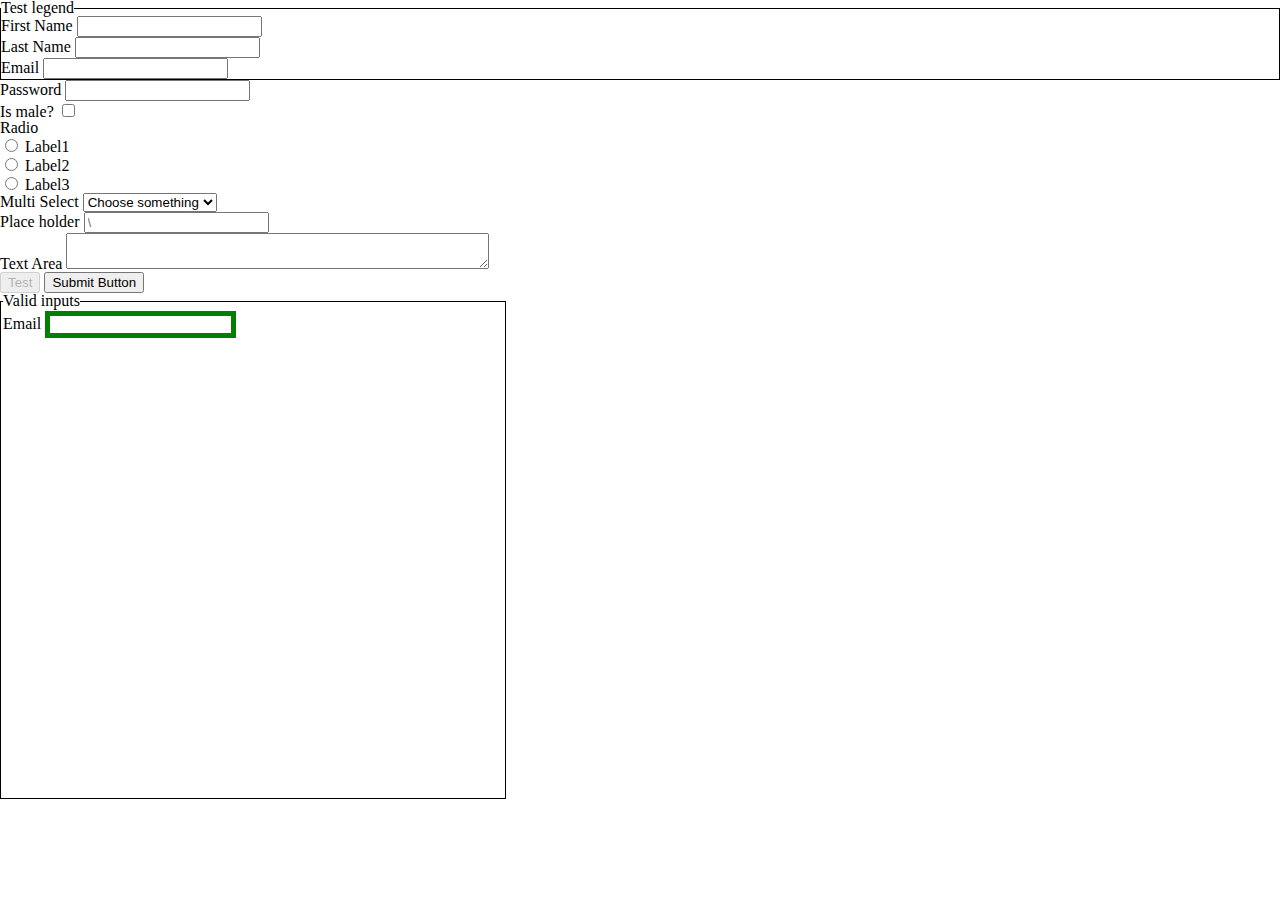
<file: index.html>
<!DOCTYPE html>
<html lang="en">
<head>
    <meta charset="UTF-8">
    <title>Title</title>
    <link rel="stylesheet" href="css/reset.css">
    <link rel="stylesheet" href="css/styles.css">
</head>
<body>
<form>
    <fieldset>
        <legend>Test legend</legend>
        <div>
            <label>
                First Name
                <input type="text">
            </label>
        </div>
        <div>
            <label for="name">Last Name</label>
            <input type="text" id="name">
        </div>

        <div>
            <label>
                Email
                <input type="email">
            </label>

        </div>
    </fieldset>


    <div>
        <label>
            Password
            <input type="password">
        </label>
    </div>

    <div>
        <label>
            Is male?
            <input type="checkbox">
        </label>
    </div>
    <div>
        <label>
            Radio
            <div>
                <input type="radio" value="value1" name="nameRadio" id="variantOne">
                <label for="variantOne">Label1</label>
            </div>
            <div>
                <input type="radio" value="value2" name="nameRadio" id="variantTwo">
                <label for="variantTwo">Label2</label>
            </div>
            <div>
                <input type="radio" value="value3" name="nameRadio" id="variantThree">
                <label for="variantThree">Label3</label>
            </div>

        </label>
    </div>
<div>
    <label for="multiSelect">Multi Select</label>
    <select name="choices" id="multiSelect">
        <option value="choice" disabled selected>Choose something</option>
        <option value="value1">Opt1</option>
        <option value="value2">Opt2</option>
        <option value="value3">Opt2</option>
    </select>
</div>
<div>
    <label for="placeHolder">Place holder</label>
    <input type="text" id="placeHolder" placeholder="\">
</div>
    <div>
        <label for="textArea">Text Area</label>
        <textarea id="textArea" cols="50" rows="2"></textarea>
    </div>
    <button id="button" disabled>Test</button>
    <label for="buttonSubmit"></label>
    <input id="buttonSubmit" type="submit" value="Submit Button">
    <fieldset class="fieldSetEmail">
        <legend>Valid inputs</legend>
        <label for="emailInput">Email</label>
        <input class="emailInput" type="email" id="emailInput" name="emailInp">
    </fieldset>
</form>
</body>
</html>
</file>
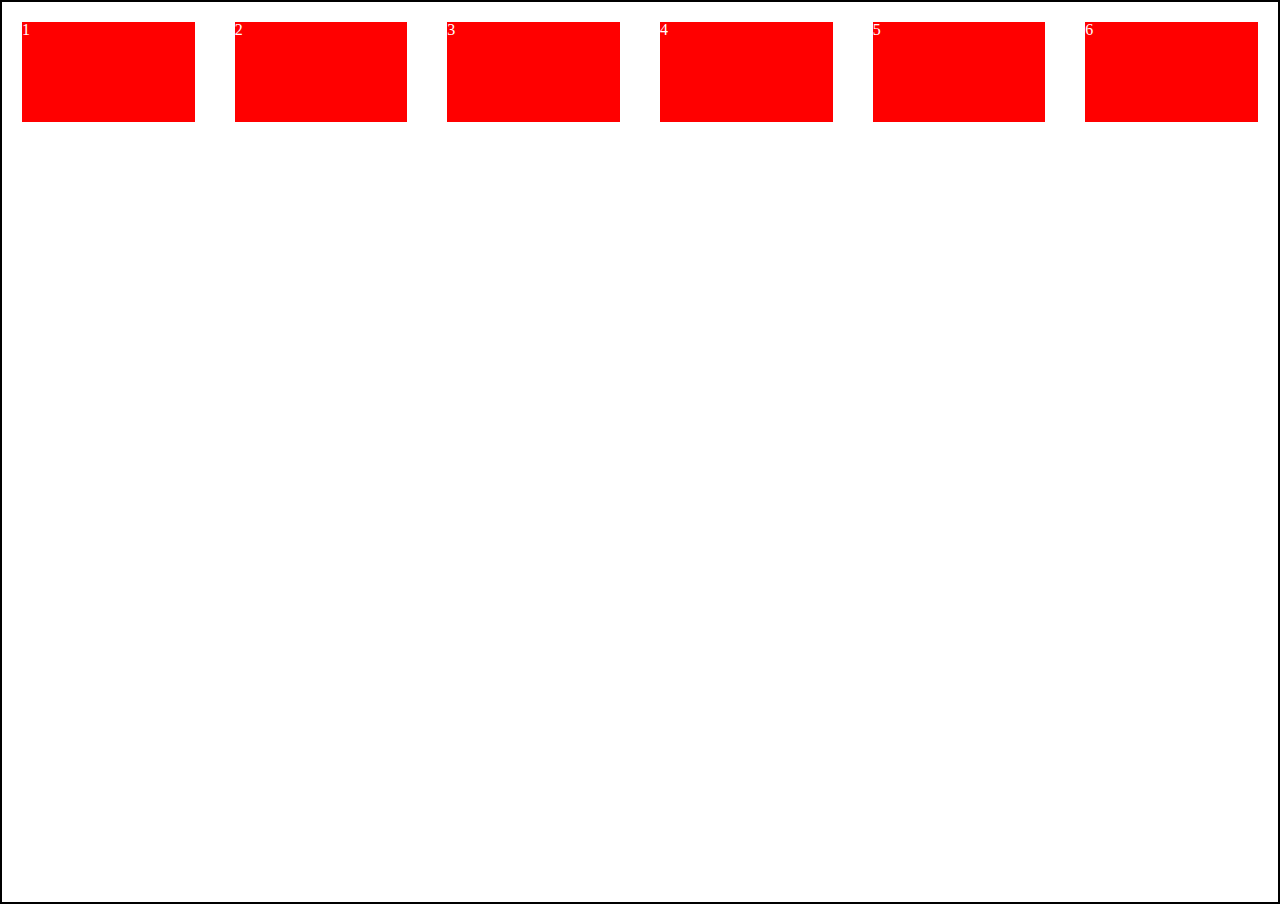
<file: adaptive.html>
<!DOCTYPE html>
<html lang="en">
<head>
    <meta charset="UTF-8">
    <title>Title</title>
    <link rel="stylesheet" href="css/reset.css">
    <link rel="stylesheet" href="css/adaptiveStyles.css">
    <meta name="viewport" content="width=device-width, initial-scale=1">
</head>
<body>
<div class="container">
    <div class="child">1</div>
    <div class="child">2</div>
    <div class="child">3</div>
    <div class="child">4</div>
    <div class="child">5</div>
    <div class="child">6</div>
</div>
</body>
</html>
</file>
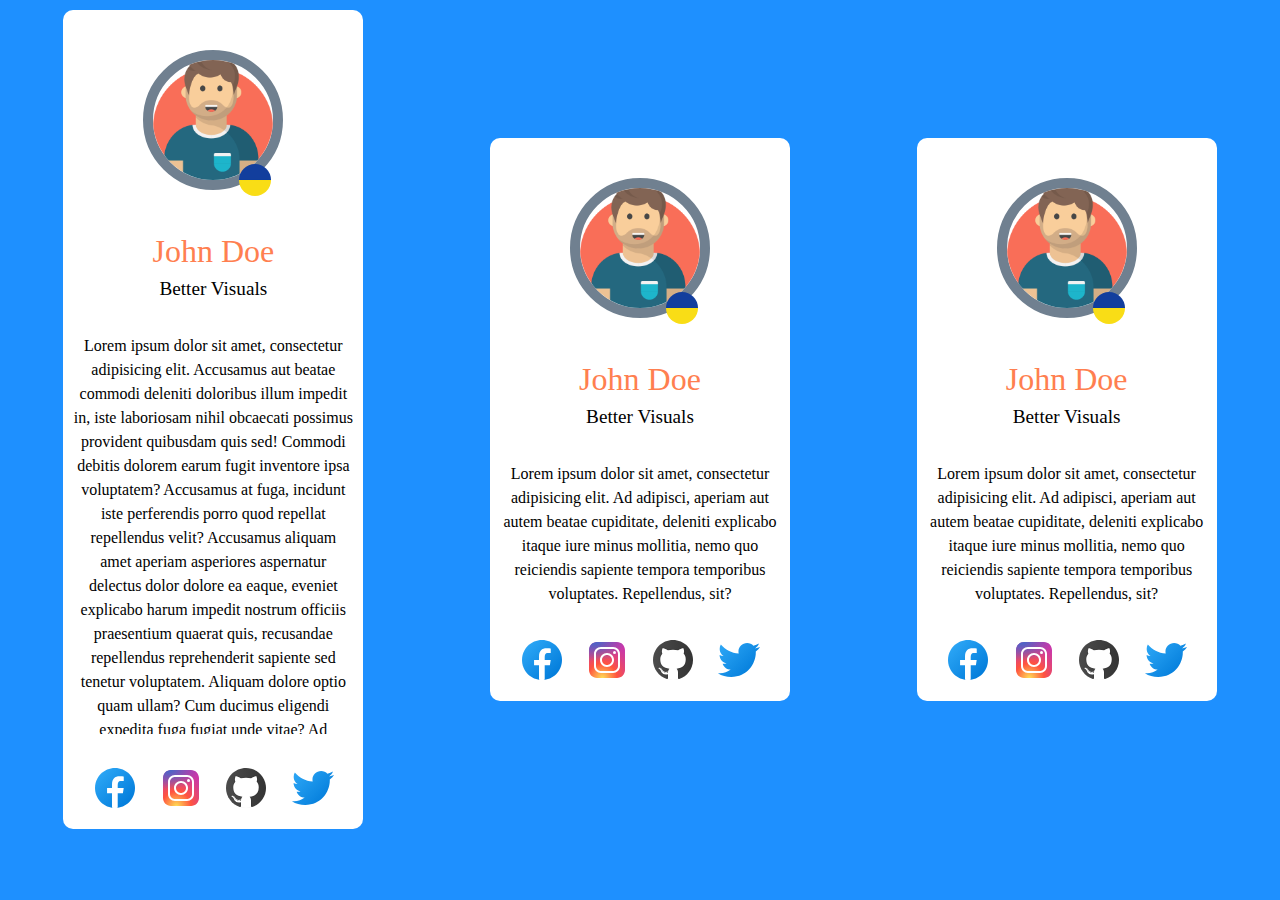
<file: flexPractice.html>
<!DOCTYPE html>
<html lang="en">
<head>
    <meta charset="UTF-8">
    <meta name="viewport" content="width=device-width, initial-scale=1">
    <title>Title</title>
    <link href="https://fonts.googleapis.com/css2?family=Open+Sans:wght@300&display=swap" rel="stylesheet">
    <link rel="stylesheet" href="css/reset.css">
    <link rel="stylesheet" href="css/flexPractCss.css">
</head>
<body>
<div class="userCardContainer">
    <div class="userCardPhotoContaier">
        <img class="usePhoto roudImage" src="img/userPhoto.png" alt="user photo">
        <img class="userCountryFlag roudImage" src="img/icons8-украина-96.png" alt="flag image">
    </div>
    <div class="userCardInfo">
        <h2>John Doe</h2>
        <h4>Better Visuals</h4>
        <p>Lorem ipsum dolor sit amet, consectetur adipisicing elit. Accusamus aut beatae commodi deleniti doloribus illum impedit in, iste laboriosam nihil obcaecati possimus provident quibusdam quis sed! Commodi debitis dolorem earum fugit inventore ipsa voluptatem? Accusamus at fuga, incidunt iste perferendis porro quod repellat repellendus velit? Accusamus aliquam amet aperiam asperiores aspernatur delectus dolor dolore ea eaque, eveniet explicabo harum impedit nostrum officiis praesentium quaerat quis, recusandae repellendus reprehenderit sapiente sed tenetur voluptatem. Aliquam dolore optio quam ullam? Cum ducimus eligendi expedita fuga fugiat unde vitae? Ad architecto corporis doloribus enim error fuga iure numquam perferendis repellat, sint sit, tempora voluptate!Lorem ipsum dolor sit amet, consectetur adipisicing elit. Ad adipisci, aperiam aut autem beatae cupiditate,
            deleniti explicabo itaque iure minus mollitia, nemo quo reiciendis sapiente tempora temporibus voluptates.
            Repellendus, sit?</p>
    </div>
    <div class="userCardLinks">
        <a href="#"><img src="img/icons8-facebook.svg" alt="face icon"></a>
        <a href="#"><img src="img/icons8-instagram.svg" alt="insta icon"></a>
        <a href="#"><img src="img/icons8-github.svg" alt="git icon"></a>
        <a href="#"><img src="img/icons8-twitter.svg" alt="twit icon"></a>
    </div>
</div>
<div class="userCardContainer">
    <div class="userCardPhotoContaier">
        <img class="usePhoto roudImage" src="img/userPhoto.png" alt="user photo">
        <img class="userCountryFlag roudImage" src="img/icons8-украина-96.png" alt="flag image">
    </div>
    <div class="userCardInfo">
        <h2>John Doe</h2>
        <h4>Better Visuals</h4>
        <p>Lorem ipsum dolor sit amet, consectetur adipisicing elit. Ad adipisci, aperiam aut autem beatae cupiditate,
            deleniti explicabo itaque iure minus mollitia, nemo quo reiciendis sapiente tempora temporibus voluptates.
            Repellendus, sit?</p>
    </div>
    <div class="userCardLinks">
        <a href="#"><img src="img/icons8-facebook.svg" alt="face icon"></a>
        <a href="#"><img src="img/icons8-instagram.svg" alt="insta icon"></a>
        <a href="#"><img src="img/icons8-github.svg" alt="git icon"></a>
        <a href="#"><img src="img/icons8-twitter.svg" alt="twit icon"></a>
    </div>
</div>
<div class="userCardContainer">
    <div class="userCardPhotoContaier">
        <img class="usePhoto roudImage" src="img/userPhoto.png" alt="user photo">
        <img class="userCountryFlag roudImage" src="img/icons8-украина-96.png" alt="flag image">
    </div>
    <div class="userCardInfo">
        <h2>John Doe</h2>
        <h4>Better Visuals</h4>
        <p>Lorem ipsum dolor sit amet, consectetur adipisicing elit. Ad adipisci, aperiam aut autem beatae cupiditate,
            deleniti explicabo itaque iure minus mollitia, nemo quo reiciendis sapiente tempora temporibus voluptates.
            Repellendus, sit?</p>
    </div>
    <div class="userCardLinks">
        <a href="#"><img src="img/icons8-facebook.svg" alt="face icon"></a>
        <a href="#"><img src="img/icons8-instagram.svg" alt="insta icon"></a>
        <a href="#"><img src="img/icons8-github.svg" alt="git icon"></a>
        <a href="#"><img src="img/icons8-twitter.svg" alt="twit icon"></a>
    </div>
</div>
</body>
</html>
</file>
<file: css/styles.css>
fieldset {
    border: solid 1px black;
}

.fieldSetEmail{
    width: 500px;
    height: 500px;
    padding: 2px 2px;
}

.emailInput:valid{
    border: 5px solid green;
}
.emailInput:invalid{
    border: 5px solid red;
}
</file>
<file: css/adaptiveStyles.css>
.container{
    display: flex;

    flex-direction: row;
    flex-wrap: wrap;
    justify-content: center;
    align-items: center;
    align-content: flex-start;

    height: 900px;
    border: 2px solid black;
}
.big{
    width: 150px !important;
}
.child:nth-child(2n){
    <!-- order: 1; -->
}
.child:nth-child(2){
    flex-shrink: 0;
}
.child{
    flex-grow: 1;
    background-color: red;
    color: white;
    width: 100px;
    height: 100px;
    margin: 20px;
}
</file>
<file: css/flexPractCss.css>
:root {
    --user-card-margin: 30px 0;
}

html {
    font-size: 16px;
}

body {
    display: flex;
    flex-direction: row;
    align-items: center;
    flex-wrap: wrap;
    background-color: dodgerblue;
    padding-top: 10px;
}

.userCardContainer {
    display: flex;
    flex-direction: column;
    align-items: center;

    text-align: center;
    padding: 10px;
    box-sizing: border-box;

    background-color: white;
    max-width: 300px;
    border-radius: 10px;
    margin: 0 auto;
    line-height: 1.5;
}

.usePhoto {
    margin: var(--user-card-margin);
    width: 120px;
    height: 120px;
    border: 10px solid slategray;
}

.userCardInfo > h2 {
    font-size: 2rem;
    color: coral;
}

.userCardInfo > h4 {
    font-size: 1.2rem;
}

.userCardInfo > p {
    margin: var(--user-card-margin);
    max-height: 400px;
    overflow: hidden;
    text-overflow: ellipsis;
}

.userCardLinks {
    width: 100%;
    display: flex;
    justify-content: space-evenly;
}

.userCountryFlag{
    width: 32px;
    height: 32px;
    position: absolute;
    bottom: 31px;
    right: 12px;
}

.roudImage{
    border-radius: 50%;
    object-fit: cover;
}

.userCardPhotoContaier{
    position: relative;
}
</file>
